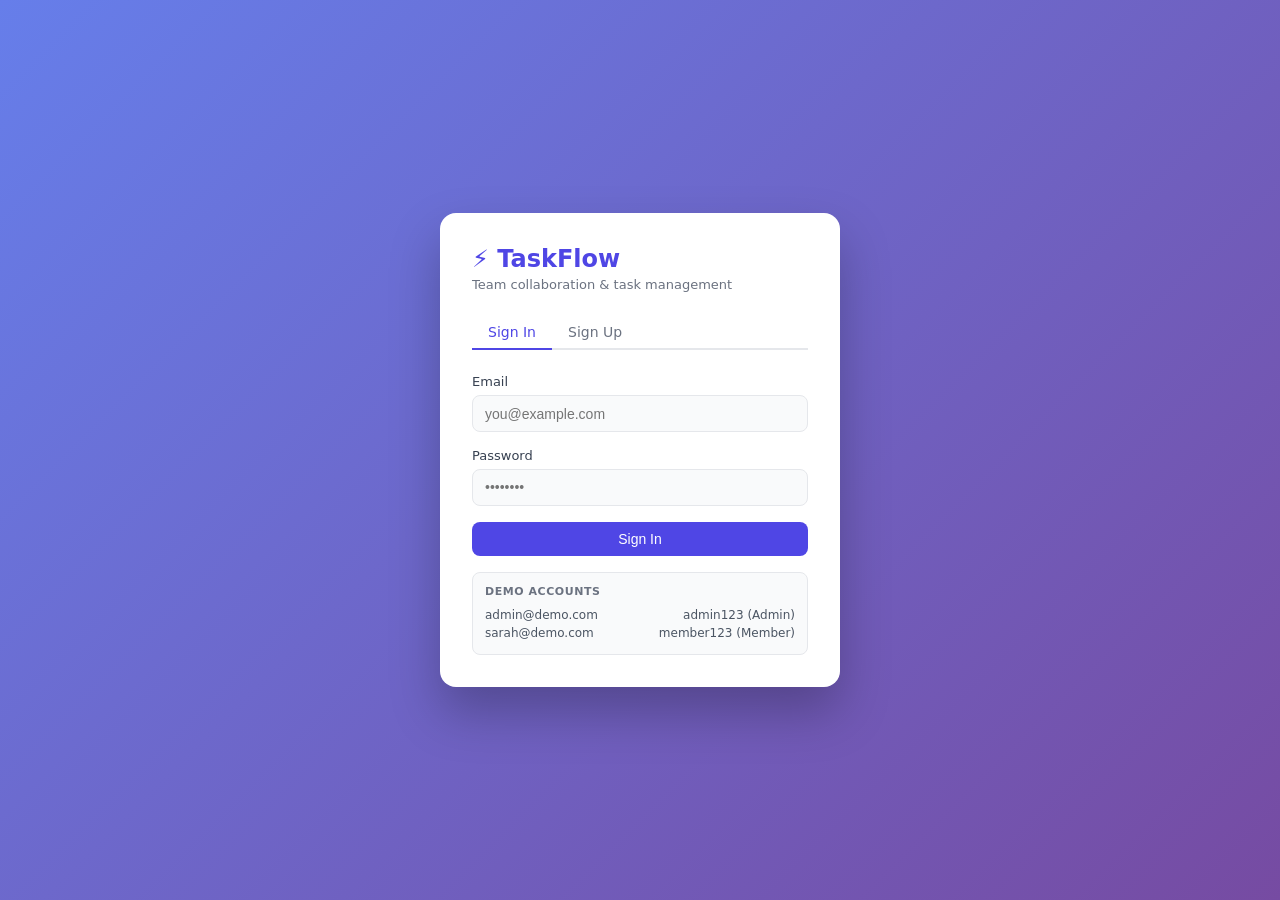
<file: team_task_manager_fullstack.html>
<!DOCTYPE html>
<html lang="en">
<head>
<meta charset="UTF-8">
<meta name="viewport" content="width=device-width, initial-scale=1.0">
<title>TaskFlow — Team Task Manager</title>
<style>
  :root {
    --primary: #4F46E5;
    --primary-light: #EEF2FF;
    --primary-dark: #3730A3;
    --success: #10B981;
    --success-light: #ECFDF5;
    --warning: #F59E0B;
    --warning-light: #FFFBEB;
    --danger: #EF4444;
    --danger-light: #FEF2F2;
    --gray-50: #F9FAFB;
    --gray-100: #F3F4F6;
    --gray-200: #E5E7EB;
    --gray-300: #D1D5DB;
    --gray-400: #9CA3AF;
    --gray-500: #6B7280;
    --gray-600: #4B5563;
    --gray-700: #374151;
    --gray-800: #1F2937;
    --gray-900: #111827;
    --font: 'Segoe UI', system-ui, sans-serif;
    --radius: 8px;
    --radius-lg: 12px;
    --shadow: 0 1px 3px rgba(0,0,0,0.1), 0 1px 2px rgba(0,0,0,0.06);
    --shadow-md: 0 4px 6px -1px rgba(0,0,0,0.1), 0 2px 4px -1px rgba(0,0,0,0.06);
  }
  * { box-sizing: border-box; margin: 0; padding: 0; }
  body { font-family: var(--font); background: var(--gray-50); color: var(--gray-800); font-size: 14px; }
  
  /* Layout */
  .app { display: flex; height: 100vh; overflow: hidden; }
  .sidebar { width: 240px; background: var(--gray-900); color: white; display: flex; flex-direction: column; flex-shrink: 0; }
  .main { flex: 1; overflow-y: auto; }
  
  /* Auth Screen */
  .auth-screen { min-height: 100vh; display: flex; align-items: center; justify-content: center; background: linear-gradient(135deg, #667eea 0%, #764ba2 100%); }
  .auth-card { background: white; border-radius: 16px; padding: 2rem; width: 400px; box-shadow: 0 25px 50px rgba(0,0,0,0.25); }
  .auth-logo { font-size: 1.5rem; font-weight: 700; color: var(--primary); margin-bottom: 0.25rem; }
  .auth-sub { color: var(--gray-500); font-size: 13px; margin-bottom: 1.5rem; }
  .auth-tabs { display: flex; border-bottom: 2px solid var(--gray-200); margin-bottom: 1.5rem; }
  .auth-tab { padding: 0.5rem 1rem; cursor: pointer; font-weight: 500; color: var(--gray-500); border-bottom: 2px solid transparent; margin-bottom: -2px; transition: all 0.15s; }
  .auth-tab.active { color: var(--primary); border-color: var(--primary); }
  .form-group { margin-bottom: 1rem; }
  .form-label { display: block; font-size: 13px; font-weight: 500; color: var(--gray-700); margin-bottom: 0.35rem; }
  .form-input { width: 100%; padding: 0.6rem 0.75rem; border: 1.5px solid var(--gray-200); border-radius: var(--radius); font-size: 14px; outline: none; transition: border 0.15s; background: var(--gray-50); }
  .form-input:focus { border-color: var(--primary); background: white; }
  .form-select { width: 100%; padding: 0.6rem 0.75rem; border: 1.5px solid var(--gray-200); border-radius: var(--radius); font-size: 14px; outline: none; background: var(--gray-50); cursor: pointer; }
  .btn { display: inline-flex; align-items: center; gap: 6px; padding: 0.55rem 1rem; border-radius: var(--radius); font-size: 14px; font-weight: 500; cursor: pointer; border: none; transition: all 0.15s; }
  .btn-primary { background: var(--primary); color: white; }
  .btn-primary:hover { background: var(--primary-dark); }
  .btn-full { width: 100%; justify-content: center; }
  .btn-outline { background: white; border: 1.5px solid var(--gray-200); color: var(--gray-700); }
  .btn-outline:hover { border-color: var(--gray-400); background: var(--gray-50); }
  .btn-danger { background: var(--danger); color: white; }
  .btn-sm { padding: 0.35rem 0.65rem; font-size: 12px; }
  .btn-ghost { background: transparent; color: var(--gray-600); }
  .btn-ghost:hover { background: rgba(255,255,255,0.1); color: white; }
  .demo-users { margin-top: 1rem; padding: 0.75rem; background: var(--gray-50); border-radius: var(--radius); border: 1px solid var(--gray-200); }
  .demo-title { font-size: 11px; font-weight: 600; color: var(--gray-500); text-transform: uppercase; letter-spacing: 0.05em; margin-bottom: 0.5rem; }
  .demo-row { display: flex; justify-content: space-between; font-size: 12px; color: var(--gray-600); padding: 2px 0; }
  
  /* Sidebar */
  .sidebar-header { padding: 1.25rem 1rem; border-bottom: 1px solid rgba(255,255,255,0.1); }
  .logo { font-size: 1.1rem; font-weight: 700; color: white; display: flex; align-items: center; gap: 8px; }
  .logo-icon { width: 28px; height: 28px; background: var(--primary); border-radius: 6px; display: flex; align-items: center; justify-content: center; font-size: 14px; }
  .nav-section { padding: 0.75rem 0.75rem 0.25rem; font-size: 10px; font-weight: 600; color: rgba(255,255,255,0.4); text-transform: uppercase; letter-spacing: 0.08em; }
  .nav-item { display: flex; align-items: center; gap: 10px; padding: 0.5rem 0.75rem; margin: 1px 0.5rem; border-radius: 6px; cursor: pointer; color: rgba(255,255,255,0.7); font-size: 13px; transition: all 0.15s; }
  .nav-item:hover { background: rgba(255,255,255,0.1); color: white; }
  .nav-item.active { background: var(--primary); color: white; }
  .nav-icon { width: 16px; text-align: center; font-size: 14px; }
  .sidebar-footer { margin-top: auto; padding: 0.75rem; border-top: 1px solid rgba(255,255,255,0.1); }
  .user-chip { display: flex; align-items: center; gap: 8px; padding: 0.5rem; border-radius: var(--radius); cursor: pointer; transition: background 0.15s; }
  .user-chip:hover { background: rgba(255,255,255,0.1); }
  .avatar { width: 30px; height: 30px; border-radius: 50%; display: flex; align-items: center; justify-content: center; font-size: 11px; font-weight: 600; flex-shrink: 0; }
  .avatar-sm { width: 24px; height: 24px; font-size: 9px; }
  .avatar-lg { width: 36px; height: 36px; font-size: 13px; }
  .user-info { flex: 1; min-width: 0; }
  .user-name { font-size: 13px; font-weight: 500; color: white; white-space: nowrap; overflow: hidden; text-overflow: ellipsis; }
  .user-role { font-size: 11px; color: rgba(255,255,255,0.5); }
  
  /* Header */
  .page-header { padding: 1.25rem 1.5rem; border-bottom: 1px solid var(--gray-200); background: white; display: flex; align-items: center; justify-content: space-between; position: sticky; top: 0; z-index: 10; }
  .page-title { font-size: 1.1rem; font-weight: 600; color: var(--gray-900); }
  .page-sub { font-size: 13px; color: var(--gray-500); margin-top: 1px; }
  .header-actions { display: flex; gap: 8px; align-items: center; }
  
  /* Content */
  .page-content { padding: 1.5rem; }
  
  /* Cards */
  .card { background: white; border: 1px solid var(--gray-200); border-radius: var(--radius-lg); padding: 1.25rem; box-shadow: var(--shadow); }
  .card-sm { padding: 1rem; }
  
  /* Stats Grid */
  .stats-grid { display: grid; grid-template-columns: repeat(4, 1fr); gap: 1rem; margin-bottom: 1.5rem; }
  .stat-card { background: white; border: 1px solid var(--gray-200); border-radius: var(--radius-lg); padding: 1.1rem 1.25rem; }
  .stat-label { font-size: 12px; color: var(--gray-500); font-weight: 500; margin-bottom: 0.35rem; }
  .stat-value { font-size: 1.75rem; font-weight: 700; color: var(--gray-900); line-height: 1; }
  .stat-badge { display: inline-flex; align-items: center; gap: 4px; font-size: 11px; font-weight: 500; margin-top: 0.4rem; padding: 2px 6px; border-radius: 4px; }
  .stat-icon { width: 36px; height: 36px; border-radius: 8px; display: flex; align-items: center; justify-content: center; font-size: 16px; margin-bottom: 0.5rem; }
  
  /* Grid */
  .two-col { display: grid; grid-template-columns: 1fr 1fr; gap: 1rem; }
  .three-col { display: grid; grid-template-columns: repeat(3, 1fr); gap: 1rem; }
  
  /* Section */
  .section-header { display: flex; align-items: center; justify-content: space-between; margin-bottom: 1rem; }
  .section-title { font-size: 15px; font-weight: 600; color: var(--gray-900); }
  
  /* Badge */
  .badge { display: inline-flex; align-items: center; padding: 2px 8px; border-radius: 20px; font-size: 11px; font-weight: 500; }
  .badge-todo { background: var(--gray-100); color: var(--gray-600); }
  .badge-progress { background: #DBEAFE; color: #1D4ED8; }
  .badge-review { background: #FEF3C7; color: #92400E; }
  .badge-done { background: var(--success-light); color: #065F46; }
  .badge-overdue { background: var(--danger-light); color: #991B1B; }
  .badge-admin { background: #F3E8FF; color: #6B21A8; }
  .badge-member { background: var(--primary-light); color: var(--primary-dark); }
  .badge-high { background: var(--danger-light); color: #991B1B; }
  .badge-medium { background: var(--warning-light); color: #78350F; }
  .badge-low { background: var(--success-light); color: #065F46; }
  
  /* Task List */
  .task-item { display: flex; align-items: flex-start; gap: 10px; padding: 0.75rem; border-radius: var(--radius); border: 1px solid var(--gray-100); margin-bottom: 0.5rem; background: white; transition: border-color 0.15s; cursor: pointer; }
  .task-item:hover { border-color: var(--gray-300); }
  .task-check { width: 16px; height: 16px; border-radius: 50%; border: 2px solid var(--gray-300); flex-shrink: 0; margin-top: 1px; cursor: pointer; display: flex; align-items: center; justify-content: center; transition: all 0.15s; }
  .task-check.done { background: var(--success); border-color: var(--success); color: white; font-size: 9px; }
  .task-body { flex: 1; min-width: 0; }
  .task-title { font-size: 13px; font-weight: 500; color: var(--gray-800); }
  .task-title.done { text-decoration: line-through; color: var(--gray-400); }
  .task-meta { display: flex; gap: 6px; align-items: center; margin-top: 4px; flex-wrap: wrap; }
  .task-actions { display: flex; gap: 4px; opacity: 0; transition: opacity 0.15s; }
  .task-item:hover .task-actions { opacity: 1; }
  
  /* Project Card */
  .project-card { background: white; border: 1px solid var(--gray-200); border-radius: var(--radius-lg); padding: 1.25rem; transition: all 0.15s; cursor: pointer; }
  .project-card:hover { border-color: var(--primary); box-shadow: var(--shadow-md); transform: translateY(-1px); }
  .project-color { width: 10px; height: 10px; border-radius: 50%; flex-shrink: 0; }
  .progress-bar { height: 4px; background: var(--gray-100); border-radius: 2px; overflow: hidden; margin-top: 0.75rem; }
  .progress-fill { height: 100%; border-radius: 2px; transition: width 0.3s; }
  .project-meta { display: flex; justify-content: space-between; align-items: center; margin-top: 0.75rem; font-size: 12px; color: var(--gray-500); }
  .member-stack { display: flex; }
  .member-stack .avatar { border: 2px solid white; margin-left: -6px; }
  .member-stack .avatar:first-child { margin-left: 0; }
  
  /* Modal */
  .modal-overlay { position: fixed; inset: 0; background: rgba(0,0,0,0.5); display: flex; align-items: center; justify-content: center; z-index: 100; }
  .modal { background: white; border-radius: var(--radius-lg); padding: 1.5rem; width: 480px; max-width: 95vw; box-shadow: 0 20px 60px rgba(0,0,0,0.3); }
  .modal-header { display: flex; align-items: center; justify-content: space-between; margin-bottom: 1.25rem; }
  .modal-title { font-size: 16px; font-weight: 600; color: var(--gray-900); }
  .modal-close { width: 28px; height: 28px; border-radius: 6px; border: none; background: var(--gray-100); cursor: pointer; display: flex; align-items: center; justify-content: center; font-size: 16px; color: var(--gray-500); }
  .modal-close:hover { background: var(--gray-200); }
  .modal-footer { display: flex; gap: 8px; justify-content: flex-end; margin-top: 1.25rem; border-top: 1px solid var(--gray-100); padding-top: 1rem; }
  
  /* Members Table */
  .table { width: 100%; border-collapse: collapse; }
  .table th { text-align: left; font-size: 11px; font-weight: 600; color: var(--gray-500); text-transform: uppercase; letter-spacing: 0.05em; padding: 0.5rem 0.75rem; border-bottom: 1px solid var(--gray-200); }
  .table td { padding: 0.65rem 0.75rem; border-bottom: 1px solid var(--gray-100); font-size: 13px; color: var(--gray-700); vertical-align: middle; }
  .table tr:last-child td { border-bottom: none; }
  .table tr:hover td { background: var(--gray-50); }
  
  /* Empty State */
  .empty { text-align: center; padding: 3rem 1rem; color: var(--gray-400); }
  .empty-icon { font-size: 2.5rem; margin-bottom: 0.75rem; }
  .empty-text { font-size: 14px; }
  
  /* Alert */
  .alert { padding: 0.65rem 0.85rem; border-radius: var(--radius); font-size: 13px; margin-bottom: 1rem; }
  .alert-error { background: var(--danger-light); color: #991B1B; border: 1px solid #FECACA; }
  .alert-success { background: var(--success-light); color: #065F46; border: 1px solid #A7F3D0; }
  
  /* Filter Bar */
  .filter-bar { display: flex; gap: 8px; margin-bottom: 1rem; flex-wrap: wrap; }
  .filter-btn { padding: 0.35rem 0.75rem; border-radius: 20px; font-size: 12px; font-weight: 500; cursor: pointer; border: 1.5px solid var(--gray-200); background: white; color: var(--gray-600); transition: all 0.15s; }
  .filter-btn.active { background: var(--primary); border-color: var(--primary); color: white; }
  .filter-btn:hover:not(.active) { border-color: var(--gray-400); }
  
  /* Kanban */
  .kanban { display: grid; grid-template-columns: repeat(4, 1fr); gap: 1rem; }
  .kanban-col { background: var(--gray-50); border-radius: var(--radius-lg); padding: 0.85rem; border: 1px solid var(--gray-200); }
  .kanban-header { display: flex; align-items: center; justify-content: space-between; margin-bottom: 0.75rem; }
  .kanban-title { font-size: 12px; font-weight: 600; color: var(--gray-600); display: flex; align-items: center; gap: 6px; }
  .kanban-count { background: var(--gray-200); color: var(--gray-600); border-radius: 10px; padding: 1px 7px; font-size: 11px; }
  .kanban-card { background: white; border: 1px solid var(--gray-200); border-radius: var(--radius); padding: 0.75rem; margin-bottom: 0.5rem; cursor: pointer; transition: all 0.15s; }
  .kanban-card:hover { border-color: var(--primary); box-shadow: var(--shadow); }
  .kanban-card-title { font-size: 13px; font-weight: 500; color: var(--gray-800); margin-bottom: 0.4rem; }
  .kanban-card-footer { display: flex; align-items: center; justify-content: space-between; margin-top: 0.5rem; }
  
  /* Input search */
  .search-input { padding: 0.5rem 0.75rem; border: 1.5px solid var(--gray-200); border-radius: var(--radius); font-size: 13px; outline: none; background: var(--gray-50); width: 200px; }
  .search-input:focus { border-color: var(--primary); background: white; }
  
  /* Overdue highlight */
  .overdue-row { background: #FFF5F5; }
  
  /* Tooltip */
  .tooltip { position: relative; }
  .tooltip:hover::after { content: attr(data-tip); position: absolute; bottom: calc(100% + 6px); left: 50%; transform: translateX(-50%); background: var(--gray-900); color: white; font-size: 11px; padding: 4px 8px; border-radius: 4px; white-space: nowrap; pointer-events: none; z-index: 999; }

  /* Dot indicators */
  .dot { width: 8px; height: 8px; border-radius: 50%; display: inline-block; flex-shrink: 0; }
  .dot-todo { background: var(--gray-400); }
  .dot-progress { background: #3B82F6; }
  .dot-review { background: var(--warning); }
  .dot-done { background: var(--success); }
  
  /* Scrollbar */
  ::-webkit-scrollbar { width: 5px; height: 5px; }
  ::-webkit-scrollbar-track { background: transparent; }
  ::-webkit-scrollbar-thumb { background: var(--gray-300); border-radius: 10px; }
</style>
</head>
<body>
<div id="root"></div>

<script>
// ========== DATA STORE ==========
const COLORS = ['#6366F1','#10B981','#F59E0B','#EF4444','#8B5CF6','#EC4899','#0EA5E9','#14B8A6'];

let store = {
  users: [
    {id:'u1', name:'Alex Johnson', email:'admin@demo.com', password:'admin123', role:'admin', avatar:'AJ', color:'#6366F1'},
    {id:'u2', name:'Sarah Chen', email:'sarah@demo.com', password:'member123', role:'member', avatar:'SC', color:'#10B981'},
    {id:'u3', name:'Mike Davis', email:'mike@demo.com', password:'member123', role:'member', avatar:'MD', color:'#F59E0B'},
    {id:'u4', name:'Priya Sharma', email:'priya@demo.com', password:'member123', role:'member', avatar:'PS', color:'#8B5CF6'},
  ],
  projects: [
    {id:'p1', name:'Website Redesign', description:'Complete overhaul of marketing site', color:'#6366F1', members:['u1','u2','u3'], createdBy:'u1', createdAt:'2024-01-15'},
    {id:'p2', name:'Mobile App v2', description:'Feature update for iOS & Android', color:'#10B981', members:['u1','u3','u4'], createdBy:'u1', createdAt:'2024-01-20'},
    {id:'p3', name:'API Integration', description:'Third-party payment gateway integration', color:'#F59E0B', members:['u2','u4'], createdBy:'u1', createdAt:'2024-02-01'},
  ],
  tasks: [
    {id:'t1', title:'Design system audit', projectId:'p1', assigneeId:'u2', status:'done', priority:'high', dueDate:'2024-02-10', createdBy:'u1', description:'Audit all existing components'},
    {id:'t2', title:'Homepage wireframes', projectId:'p1', assigneeId:'u3', status:'progress', priority:'high', dueDate:'2024-02-20', createdBy:'u1', description:'Create wireframes for new homepage'},
    {id:'t3', title:'Component library setup', projectId:'p1', assigneeId:'u2', status:'todo', priority:'medium', dueDate:'2024-03-01', createdBy:'u1', description:''},
    {id:'t4', title:'User authentication flow', projectId:'p2', assigneeId:'u3', status:'done', priority:'high', dueDate:'2024-02-05', createdBy:'u1', description:''},
    {id:'t5', title:'Push notifications', projectId:'p2', assigneeId:'u4', status:'progress', priority:'medium', dueDate:'2024-02-25', createdBy:'u1', description:''},
    {id:'t6', title:'Stripe API setup', projectId:'p3', assigneeId:'u4', status:'todo', priority:'high', dueDate:'2024-01-30', createdBy:'u1', description:''},
    {id:'t7', title:'Webhook handlers', projectId:'p3', assigneeId:'u2', status:'review', priority:'medium', dueDate:'2024-02-15', createdBy:'u1', description:''},
    {id:'t8', title:'Error handling & logging', projectId:'p2', assigneeId:'u3', status:'todo', priority:'low', dueDate:'2024-03-10', createdBy:'u1', description:''},
  ],
  currentUser: null,
};

// ========== UTILITIES ==========
function isOverdue(task) {
  if (task.status === 'done') return false;
  return task.dueDate && new Date(task.dueDate) < new Date();
}
function getUser(id) { return store.users.find(u => u.id === id); }
function getProject(id) { return store.projects.find(p => p.id === id); }
function getTasksForProject(pid) { return store.tasks.filter(t => t.projectId === pid); }
function getProjectProgress(pid) {
  const tasks = getTasksForProject(pid);
  if (!tasks.length) return 0;
  return Math.round((tasks.filter(t => t.status === 'done').length / tasks.length) * 100);
}
function canEdit() { return store.currentUser && store.currentUser.role === 'admin'; }
function genId() { return 'id' + Math.random().toString(36).substr(2,9); }

// ========== STATE ==========
let state = {
  view: 'auth',
  authTab: 'login',
  loginEmail: '',
  loginPassword: '',
  loginError: '',
  signupName: '',
  signupEmail: '',
  signupPassword: '',
  signupRole: 'member',
  signupError: '',
  signupSuccess: '',
  activeNav: 'dashboard',
  taskFilter: 'all',
  taskView: 'list',
  selectedProject: null,
  showModal: null,
  modalData: {},
  searchQ: '',
};

// ========== RENDER ENGINE ==========
function render() {
  const root = document.getElementById('root');
  if (state.view === 'auth') { root.innerHTML = renderAuth(); bindAuth(); return; }
  root.innerHTML = renderApp();
  bindApp();
}

// ========== AUTH VIEWS ==========
function renderAuth() {
  const isLogin = state.authTab === 'login';
  return `
<div class="auth-screen">
  <div class="auth-card">
    <div class="auth-logo">⚡ TaskFlow</div>
    <div class="auth-sub">Team collaboration & task management</div>
    <div class="auth-tabs">
      <div class="auth-tab ${isLogin?'active':''}" onclick="switchTab('login')">Sign In</div>
      <div class="auth-tab ${!isLogin?'active':''}" onclick="switchTab('signup')">Sign Up</div>
    </div>
    ${isLogin ? renderLogin() : renderSignup()}
    <div class="demo-users">
      <div class="demo-title">Demo Accounts</div>
      <div class="demo-row"><span>admin@demo.com</span><span>admin123 (Admin)</span></div>
      <div class="demo-row"><span>sarah@demo.com</span><span>member123 (Member)</span></div>
    </div>
  </div>
</div>`;
}

function renderLogin() {
  return `
    ${state.loginError ? `<div class="alert alert-error">${state.loginError}</div>` : ''}
    <div class="form-group">
      <label class="form-label">Email</label>
      <input class="form-input" type="email" id="loginEmail" value="${state.loginEmail}" placeholder="you@example.com">
    </div>
    <div class="form-group">
      <label class="form-label">Password</label>
      <input class="form-input" type="password" id="loginPassword" value="${state.loginPassword}" placeholder="••••••••">
    </div>
    <button class="btn btn-primary btn-full" onclick="doLogin()">Sign In</button>`;
}

function renderSignup() {
  return `
    ${state.signupError ? `<div class="alert alert-error">${state.signupError}</div>` : ''}
    ${state.signupSuccess ? `<div class="alert alert-success">${state.signupSuccess}</div>` : ''}
    <div class="form-group">
      <label class="form-label">Full Name</label>
      <input class="form-input" id="signupName" value="${state.signupName}" placeholder="Jane Smith">
    </div>
    <div class="form-group">
      <label class="form-label">Email</label>
      <input class="form-input" type="email" id="signupEmail" value="${state.signupEmail}" placeholder="you@example.com">
    </div>
    <div class="form-group">
      <label class="form-label">Password</label>
      <input class="form-input" type="password" id="signupPassword" placeholder="Min 6 characters">
    </div>
    <div class="form-group">
      <label class="form-label">Role</label>
      <select class="form-select" id="signupRole">
        <option value="member" ${state.signupRole==='member'?'selected':''}>Member</option>
        <option value="admin" ${state.signupRole==='admin'?'selected':''}>Admin</option>
      </select>
    </div>
    <button class="btn btn-primary btn-full" onclick="doSignup()">Create Account</button>`;
}

function bindAuth() {
  document.addEventListener('keydown', e => {
    if (e.key === 'Enter') {
      if (state.authTab === 'login') doLogin();
      else doSignup();
    }
  }, {once: true});
}

window.switchTab = t => { state.authTab = t; state.loginError = ''; state.signupError = ''; state.signupSuccess = ''; render(); }

window.doLogin = () => {
  const email = document.getElementById('loginEmail').value.trim();
  const pwd = document.getElementById('loginPassword').value;
  const user = store.users.find(u => u.email === email && u.password === pwd);
  if (!user) { state.loginError = 'Invalid email or password.'; render(); return; }
  store.currentUser = user;
  state.view = 'app';
  state.activeNav = 'dashboard';
  render();
};

window.doSignup = () => {
  const name = document.getElementById('signupName').value.trim();
  const email = document.getElementById('signupEmail').value.trim();
  const pwd = document.getElementById('signupPassword').value;
  const role = document.getElementById('signupRole').value;
  if (!name || !email || !pwd) { state.signupError = 'All fields are required.'; render(); return; }
  if (pwd.length < 6) { state.signupError = 'Password must be at least 6 characters.'; render(); return; }
  if (store.users.find(u => u.email === email)) { state.signupError = 'Email already registered.'; render(); return; }
  const initials = name.split(' ').map(w=>w[0]).join('').toUpperCase().substr(0,2);
  const newUser = {id:genId(), name, email, password:pwd, role, avatar:initials, color:COLORS[Math.floor(Math.random()*COLORS.length)]};
  store.users.push(newUser);
  state.signupSuccess = 'Account created! You can now sign in.';
  state.signupError = '';
  state.signupName = ''; state.signupEmail = ''; state.signupPassword = '';
  setTimeout(() => { state.authTab = 'login'; state.signupSuccess = ''; render(); }, 1500);
  render();
};

// ========== APP SHELL ==========
function renderApp() {
  const u = store.currentUser;
  const navItems = [
    {id:'dashboard', icon:'⊞', label:'Dashboard'},
    {id:'tasks', icon:'✓', label:'My Tasks'},
    {id:'projects', icon:'⬡', label:'Projects'},
    ...(u.role === 'admin' ? [{id:'members', icon:'⊕', label:'Team Members'}] : []),
    {id:'settings', icon:'⚙', label:'Settings'},
  ];
  return `
<div class="app">
  <div class="sidebar">
    <div class="sidebar-header">
      <div class="logo"><div class="logo-icon">⚡</div>TaskFlow</div>
    </div>
    <div class="nav-section">Main</div>
    ${navItems.map(n => `
      <div class="nav-item ${state.activeNav===n.id?'active':''}" onclick="nav('${n.id}')">
        <span class="nav-icon">${n.icon}</span>${n.label}
      </div>`).join('')}
    <div class="nav-section" style="margin-top:1rem">Projects</div>
    ${store.projects.filter(p => p.members.includes(u.id) || u.role==='admin').map(p => `
      <div class="nav-item ${state.selectedProject===p.id && state.activeNav==='projectDetail'?'active':''}" onclick="openProject('${p.id}')">
        <span style="width:8px;height:8px;border-radius:50%;background:${p.color};flex-shrink:0"></span>
        <span style="overflow:hidden;text-overflow:ellipsis;white-space:nowrap">${p.name}</span>
      </div>`).join('')}
    <div class="sidebar-footer">
      <div class="user-chip">
        <div class="avatar" style="background:${u.color}20;color:${u.color}">${u.avatar}</div>
        <div class="user-info">
          <div class="user-name">${u.name}</div>
          <div class="user-role">${u.role}</div>
        </div>
        <button class="btn btn-ghost btn-sm" style="padding:4px;font-size:12px" onclick="doLogout()">↪</button>
      </div>
    </div>
  </div>
  <div class="main">
    ${renderPageContent()}
  </div>
</div>
${state.showModal ? renderModal() : ''}`;
}

window.nav = id => { state.activeNav = id; state.selectedProject = null; render(); };
window.openProject = id => { state.selectedProject = id; state.activeNav = 'projectDetail'; render(); };
window.doLogout = () => { store.currentUser = null; state.view = 'auth'; state.loginEmail=''; state.loginPassword=''; render(); };

function renderPageContent() {
  switch(state.activeNav) {
    case 'dashboard': return renderDashboard();
    case 'tasks': return renderMyTasks();
    case 'projects': return renderProjects();
    case 'projectDetail': return renderProjectDetail();
    case 'members': return renderMembers();
    case 'settings': return renderSettings();
    default: return renderDashboard();
  }
}

// ========== DASHBOARD ==========
function renderDashboard() {
  const u = store.currentUser;
  const myTasks = u.role==='admin' ? store.tasks : store.tasks.filter(t => t.assigneeId===u.id);
  const total = myTasks.length;
  const done = myTasks.filter(t=>t.status==='done').length;
  const inProgress = myTasks.filter(t=>t.status==='progress').length;
  const overdue = myTasks.filter(isOverdue).length;
  const myProjects = u.role==='admin' ? store.projects : store.projects.filter(p=>p.members.includes(u.id));
  const recentTasks = myTasks.slice(-5).reverse();
  return `
<div class="page-header">
  <div>
    <div class="page-title">Good morning, ${u.name.split(' ')[0]} 👋</div>
    <div class="page-sub">Here's what's happening across your workspace</div>
  </div>
  ${canEdit() ? `<button class="btn btn-primary" onclick="showModal('newTask')">+ New Task</button>` : ''}
</div>
<div class="page-content">
  <div class="stats-grid">
    <div class="stat-card">
      <div class="stat-icon" style="background:#EEF2FF">📋</div>
      <div class="stat-label">Total Tasks</div>
      <div class="stat-value">${total}</div>
      <div class="stat-badge" style="background:#EEF2FF;color:var(--primary)">${inProgress} in progress</div>
    </div>
    <div class="stat-card">
      <div class="stat-icon" style="background:var(--success-light)">✅</div>
      <div class="stat-label">Completed</div>
      <div class="stat-value">${done}</div>
      <div class="stat-badge" style="background:var(--success-light);color:#065F46">${total?Math.round(done/total*100):0}% rate</div>
    </div>
    <div class="stat-card">
      <div class="stat-icon" style="background:#DBEAFE">⚡</div>
      <div class="stat-label">In Progress</div>
      <div class="stat-value">${inProgress}</div>
      <div class="stat-badge" style="background:#DBEAFE;color:#1D4ED8">${myTasks.filter(t=>t.status==='review').length} in review</div>
    </div>
    <div class="stat-card">
      <div class="stat-icon" style="background:var(--danger-light)">⚠</div>
      <div class="stat-label">Overdue</div>
      <div class="stat-value" style="color:${overdue?'var(--danger)':'inherit'}">${overdue}</div>
      <div class="stat-badge" style="background:var(--danger-light);color:#991B1B">${overdue ? 'Needs attention' : 'All on track'}</div>
    </div>
  </div>
  <div class="two-col" style="gap:1.25rem">
    <div>
      <div class="section-header">
        <span class="section-title">Recent Tasks</span>
        <button class="btn btn-outline btn-sm" onclick="nav('tasks')">View all →</button>
      </div>
      ${recentTasks.length ? recentTasks.map(t => renderTaskItem(t, true)).join('') : '<div class="empty"><div class="empty-icon">📭</div><div class="empty-text">No tasks yet</div></div>'}
    </div>
    <div>
      <div class="section-header">
        <span class="section-title">Active Projects</span>
        <button class="btn btn-outline btn-sm" onclick="nav('projects')">View all →</button>
      </div>
      ${myProjects.map(p => {
        const prog = getProjectProgress(p.id);
        const members = p.members.slice(0,3).map(uid => getUser(uid));
        return `<div class="project-card" style="margin-bottom:0.75rem" onclick="openProject('${p.id}')">
          <div style="display:flex;align-items:center;gap:8px;margin-bottom:0.5rem">
            <div class="project-color" style="background:${p.color}"></div>
            <div style="font-size:14px;font-weight:600;color:var(--gray-800)">${p.name}</div>
          </div>
          <div style="font-size:12px;color:var(--gray-500)">${p.description}</div>
          <div class="progress-bar"><div class="progress-fill" style="width:${prog}%;background:${p.color}"></div></div>
          <div class="project-meta">
            <span>${prog}% complete</span>
            <div class="member-stack">${members.map(m=>`<div class="avatar avatar-sm" style="background:${m.color}20;color:${m.color}">${m.avatar}</div>`).join('')}</div>
          </div>
        </div>`;
      }).join('')}
    </div>
  </div>
</div>`;
}

// ========== MY TASKS ==========
function renderMyTasks() {
  const u = store.currentUser;
  let tasks = u.role==='admin' ? store.tasks : store.tasks.filter(t=>t.assigneeId===u.id);
  const filter = state.taskFilter;
  if (filter !== 'all') tasks = tasks.filter(t => filter === 'overdue' ? isOverdue(t) : t.status === filter);
  if (state.searchQ) tasks = tasks.filter(t => t.title.toLowerCase().includes(state.searchQ.toLowerCase()));
  const counts = {all:store.tasks.length, todo:store.tasks.filter(t=>t.status==='todo').length, progress:store.tasks.filter(t=>t.status==='progress').length, review:store.tasks.filter(t=>t.status==='review').length, done:store.tasks.filter(t=>t.status==='done').length, overdue:store.tasks.filter(isOverdue).length};
  return `
<div class="page-header">
  <div>
    <div class="page-title">${u.role==='admin'?'All Tasks':'My Tasks'}</div>
    <div class="page-sub">${tasks.length} tasks found</div>
  </div>
  <div class="header-actions">
    <input class="search-input" placeholder="Search tasks..." value="${state.searchQ}" oninput="searchTasks(this.value)">
    ${canEdit() ? `<button class="btn btn-primary" onclick="showModal('newTask')">+ New Task</button>` : ''}
  </div>
</div>
<div class="page-content">
  <div class="filter-bar">
    ${[['all','All',counts.all],['todo','To Do',counts.todo],['progress','In Progress',counts.progress],['review','Review',counts.review],['done','Done',counts.done],['overdue','Overdue',counts.overdue]].map(([k,l,c])=>`
      <button class="filter-btn ${filter===k?'active':''}" onclick="setFilter('${k}')">${l} <span style="opacity:0.7">${c}</span></button>`).join('')}
  </div>
  ${tasks.length ? tasks.map(t => renderTaskItem(t, false)).join('') : '<div class="empty"><div class="empty-icon">🎉</div><div class="empty-text">No tasks match this filter</div></div>'}
</div>`;
}

function renderTaskItem(task, compact) {
  const assignee = getUser(task.assigneeId);
  const project = getProject(task.projectId);
  const overdue = isOverdue(task);
  return `<div class="task-item ${overdue?'overdue-row':''}" onclick="showModal('taskDetail','${task.id}')">
    <div class="task-check ${task.status==='done'?'done':''}" onclick="event.stopPropagation();toggleTask('${task.id}')">
      ${task.status==='done'?'✓':''}
    </div>
    <div class="task-body">
      <div class="task-title ${task.status==='done'?'done':''}">${task.title}</div>
      <div class="task-meta">
        ${project ? `<span style="font-size:11px;color:${project.color};background:${project.color}18;padding:1px 6px;border-radius:3px">${project.name}</span>` : ''}
        <span class="badge badge-${task.priority}">${task.priority}</span>
        ${!compact ? `<span class="badge badge-${task.status}">${{todo:'To Do',progress:'In Progress',review:'Review',done:'Done'}[task.status]}</span>` : ''}
        ${task.dueDate ? `<span style="font-size:11px;color:${overdue?'var(--danger)':'var(--gray-400)'}">${overdue?'⚠ ':''}${task.dueDate}</span>` : ''}
      </div>
    </div>
    ${assignee ? `<div class="avatar avatar-sm tooltip" data-tip="${assignee.name}" style="background:${assignee.color}20;color:${assignee.color}">${assignee.avatar}</div>` : ''}
    ${canEdit() ? `<div class="task-actions">
      <button class="btn btn-outline btn-sm" onclick="event.stopPropagation();showModal('editTask','${task.id}')">✎</button>
      <button class="btn btn-outline btn-sm" style="color:var(--danger)" onclick="event.stopPropagation();deleteTask('${task.id}')">✕</button>
    </div>` : ''}
  </div>`;
}

window.setFilter = f => { state.taskFilter = f; render(); };
window.searchTasks = q => { state.searchQ = q; render(); };
window.toggleTask = id => {
  const t = store.tasks.find(t=>t.id===id);
  if (t) t.status = t.status==='done' ? 'todo' : 'done';
  render();
};
window.deleteTask = id => {
  if (!canEdit()) return;
  store.tasks = store.tasks.filter(t=>t.id!==id);
  render();
};

// ========== PROJECTS ==========
function renderProjects() {
  const u = store.currentUser;
  const projects = u.role==='admin' ? store.projects : store.projects.filter(p=>p.members.includes(u.id));
  return `
<div class="page-header">
  <div>
    <div class="page-title">Projects</div>
    <div class="page-sub">${projects.length} projects total</div>
  </div>
  ${canEdit() ? `<button class="btn btn-primary" onclick="showModal('newProject')">+ New Project</button>` : ''}
</div>
<div class="page-content">
  <div class="three-col">
    ${projects.map(p => {
      const prog = getProjectProgress(p.id);
      const tasks = getTasksForProject(p.id);
      const members = p.members.slice(0,4).map(uid=>getUser(uid));
      return `<div class="project-card" onclick="openProject('${p.id}')">
        <div style="display:flex;align-items:center;justify-content:space-between;margin-bottom:0.5rem">
          <div style="display:flex;align-items:center;gap:8px">
            <div class="project-color" style="background:${p.color};width:12px;height:12px"></div>
            <div style="font-size:14px;font-weight:600">${p.name}</div>
          </div>
          ${canEdit() ? `<button class="btn btn-outline btn-sm" onclick="event.stopPropagation();showModal('editProject','${p.id}')">✎</button>` : ''}
        </div>
        <div style="font-size:12px;color:var(--gray-500);margin-bottom:0.75rem">${p.description||'No description'}</div>
        <div style="display:flex;gap:0.75rem;font-size:12px;color:var(--gray-600);margin-bottom:0.5rem">
          <span>📋 ${tasks.length} tasks</span>
          <span>✅ ${tasks.filter(t=>t.status==='done').length} done</span>
          <span>⚠ ${tasks.filter(isOverdue).length} overdue</span>
        </div>
        <div class="progress-bar"><div class="progress-fill" style="width:${prog}%;background:${p.color}"></div></div>
        <div class="project-meta">
          <span style="font-size:12px;color:var(--gray-500)">${prog}% complete</span>
          <div class="member-stack">${members.map(m=>`<div class="avatar avatar-sm" style="background:${m.color}20;color:${m.color}">${m.avatar}</div>`).join('')}</div>
        </div>
      </div>`;
    }).join('')}
    ${canEdit() ? `<div class="project-card" style="border-style:dashed;display:flex;align-items:center;justify-content:center;gap:8px;color:var(--gray-400);min-height:160px" onclick="showModal('newProject')">
      <span style="font-size:1.5rem">+</span><span>New Project</span>
    </div>` : ''}
  </div>
</div>`;
}

// ========== PROJECT DETAIL ==========
function renderProjectDetail() {
  const p = getProject(state.selectedProject);
  if (!p) return '<div class="page-content">Project not found</div>';
  const tasks = getTasksForProject(p.id);
  const statuses = ['todo','progress','review','done'];
  const statusLabels = {todo:'To Do',progress:'In Progress',review:'Review',done:'Done'};
  return `
<div class="page-header">
  <div style="display:flex;align-items:center;gap:10px">
    <div class="project-color" style="background:${p.color};width:14px;height:14px"></div>
    <div>
      <div class="page-title">${p.name}</div>
      <div class="page-sub">${p.description}</div>
    </div>
  </div>
  <div class="header-actions">
    ${canEdit() ? `<button class="btn btn-outline" onclick="showModal('editProject','${p.id}')">Edit Project</button>` : ''}
    <button class="btn btn-primary" onclick="showModal('newTask','${p.id}')">+ Add Task</button>
  </div>
</div>
<div class="page-content">
  <div class="stats-grid" style="grid-template-columns:repeat(4,1fr)">
    ${statuses.map(s => {
      const cnt = tasks.filter(t=>t.status===s).length;
      return `<div class="stat-card"><div class="stat-label">${statusLabels[s]}</div><div class="stat-value">${cnt}</div></div>`;
    }).join('')}
  </div>
  <div class="kanban">
    ${statuses.map(s => {
      const col = tasks.filter(t=>t.status===s);
      return `<div class="kanban-col">
        <div class="kanban-header">
          <div class="kanban-title"><span class="dot dot-${s}"></span>${statusLabels[s]}</div>
          <span class="kanban-count">${col.length}</span>
        </div>
        ${col.map(t => {
          const assignee = getUser(t.assigneeId);
          const overdue = isOverdue(t);
          return `<div class="kanban-card ${overdue?'overdue-row':''}" onclick="showModal('taskDetail','${t.id}')">
            <div class="kanban-card-title">${t.title}</div>
            <div style="display:flex;gap:4px;flex-wrap:wrap"><span class="badge badge-${t.priority}">${t.priority}</span>${overdue?`<span class="badge badge-overdue">overdue</span>`:''}</div>
            <div class="kanban-card-footer">
              ${t.dueDate ? `<span style="font-size:11px;color:${overdue?'var(--danger)':'var(--gray-400)'}">📅 ${t.dueDate}</span>` : '<span></span>'}
              ${assignee ? `<div class="avatar avatar-sm" style="background:${assignee.color}20;color:${assignee.color}">${assignee.avatar}</div>` : ''}
            </div>
            ${canEdit() ? `<div style="display:flex;gap:4px;margin-top:6px">
              ${statuses.filter(ss=>ss!==s).map(ss=>`<button class="btn btn-outline btn-sm" onclick="event.stopPropagation();moveTask('${t.id}','${ss}')" title="Move to ${statusLabels[ss]}" style="font-size:10px;padding:2px 5px">${statusLabels[ss]}</button>`).join('')}
            </div>` : ''}
          </div>`;
        }).join('')}
      </div>`;
    }).join('')}
  </div>
</div>`;
}

window.moveTask = (taskId, status) => {
  const t = store.tasks.find(t=>t.id===taskId);
  if (t) t.status = status;
  render();
};

// ========== MEMBERS ==========
function renderMembers() {
  return `
<div class="page-header">
  <div>
    <div class="page-title">Team Members</div>
    <div class="page-sub">${store.users.length} members in workspace</div>
  </div>
  <button class="btn btn-primary" onclick="showModal('newMember')">+ Invite Member</button>
</div>
<div class="page-content">
  <div class="card" style="padding:0;overflow:hidden">
    <table class="table">
      <thead>
        <tr>
          <th>Member</th><th>Email</th><th>Role</th><th>Tasks</th><th>Completed</th><th>Actions</th>
        </tr>
      </thead>
      <tbody>
        ${store.users.map(u => {
          const tasks = store.tasks.filter(t=>t.assigneeId===u.id);
          const done = tasks.filter(t=>t.status==='done').length;
          return `<tr>
            <td><div style="display:flex;align-items:center;gap:8px">
              <div class="avatar" style="background:${u.color}20;color:${u.color}">${u.avatar}</div>
              <span style="font-weight:500">${u.name}</span>
            </div></td>
            <td style="color:var(--gray-500)">${u.email}</td>
            <td><span class="badge badge-${u.role}">${u.role}</span></td>
            <td>${tasks.length}</td>
            <td>${done} / ${tasks.length}</td>
            <td>
              ${u.id !== store.currentUser.id ? `
                <button class="btn btn-outline btn-sm" onclick="toggleRole('${u.id}')">${u.role==='admin'?'→ Member':'→ Admin'}</button>
                <button class="btn btn-sm" style="color:var(--danger);background:var(--danger-light);margin-left:4px" onclick="removeMember('${u.id}')">Remove</button>
              ` : '<span style="color:var(--gray-400);font-size:12px">You</span>'}
            </td>
          </tr>`;
        }).join('')}
      </tbody>
    </table>
  </div>
</div>`;
}

window.toggleRole = id => {
  const u = store.users.find(u=>u.id===id);
  if (u) u.role = u.role==='admin' ? 'member' : 'admin';
  render();
};
window.removeMember = id => {
  store.users = store.users.filter(u=>u.id!==id);
  store.tasks = store.tasks.map(t => t.assigneeId===id ? {...t, assigneeId:null} : t);
  store.projects = store.projects.map(p => ({...p, members:p.members.filter(m=>m!==id)}));
  render();
};

// ========== SETTINGS ==========
function renderSettings() {
  const u = store.currentUser;
  return `
<div class="page-header">
  <div class="page-title">Settings</div>
</div>
<div class="page-content" style="max-width:560px">
  <div class="card" style="margin-bottom:1rem">
    <div class="section-title" style="margin-bottom:1rem">Profile</div>
    <div style="display:flex;align-items:center;gap:1rem;margin-bottom:1rem">
      <div class="avatar avatar-lg" style="background:${u.color}20;color:${u.color};width:56px;height:56px;font-size:18px">${u.avatar}</div>
      <div>
        <div style="font-weight:600">${u.name}</div>
        <div style="font-size:13px;color:var(--gray-500)">${u.email}</div>
        <span class="badge badge-${u.role}" style="margin-top:4px">${u.role}</span>
      </div>
    </div>
    <div class="form-group"><label class="form-label">Display Name</label><input class="form-input" value="${u.name}" id="settingName"></div>
    <div class="form-group"><label class="form-label">Email</label><input class="form-input" value="${u.email}" type="email" id="settingEmail"></div>
    <button class="btn btn-primary" onclick="saveProfile()">Save Changes</button>
  </div>
  <div class="card">
    <div class="section-title" style="margin-bottom:1rem">Workspace Stats</div>
    <div style="display:grid;grid-template-columns:1fr 1fr;gap:0.75rem">
      <div style="background:var(--gray-50);padding:0.75rem;border-radius:var(--radius)">
        <div style="font-size:12px;color:var(--gray-500)">Total Projects</div>
        <div style="font-size:1.5rem;font-weight:700">${store.projects.length}</div>
      </div>
      <div style="background:var(--gray-50);padding:0.75rem;border-radius:var(--radius)">
        <div style="font-size:12px;color:var(--gray-500)">Total Tasks</div>
        <div style="font-size:1.5rem;font-weight:700">${store.tasks.length}</div>
      </div>
      <div style="background:var(--gray-50);padding:0.75rem;border-radius:var(--radius)">
        <div style="font-size:12px;color:var(--gray-500)">Team Members</div>
        <div style="font-size:1.5rem;font-weight:700">${store.users.length}</div>
      </div>
      <div style="background:var(--gray-50);padding:0.75rem;border-radius:var(--radius)">
        <div style="font-size:12px;color:var(--gray-500)">Completion Rate</div>
        <div style="font-size:1.5rem;font-weight:700">${store.tasks.length?Math.round(store.tasks.filter(t=>t.status==='done').length/store.tasks.length*100):0}%</div>
      </div>
    </div>
  </div>
</div>`;
}

window.saveProfile = () => {
  const name = document.getElementById('settingName').value.trim();
  const email = document.getElementById('settingEmail').value.trim();
  if (!name||!email) return;
  store.currentUser.name = name;
  store.currentUser.email = email;
  store.currentUser.avatar = name.split(' ').map(w=>w[0]).join('').toUpperCase().substr(0,2);
  const u = store.users.find(u=>u.id===store.currentUser.id);
  if(u) {u.name=name;u.email=email;u.avatar=store.currentUser.avatar;}
  render();
};

// ========== MODALS ==========
function renderModal() {
  const {showModal: type, modalData: d} = state;
  let content = '';
  const title = {newTask:'New Task',editTask:'Edit Task',taskDetail:'Task Details',newProject:'New Project',editProject:'Edit Project',newMember:'Invite Member'}[type]||'';

  if (type === 'newTask' || type === 'editTask') {
    const task = type==='editTask' ? store.tasks.find(t=>t.id===d.taskId) : null;
    const preProject = d.projectId || (task ? task.projectId : '');
    content = `
      <div class="form-group"><label class="form-label">Title *</label><input class="form-input" id="mTitle" value="${task?task.title:''}" placeholder="Task title..."></div>
      <div class="form-group"><label class="form-label">Description</label><textarea class="form-input" id="mDesc" rows="2" placeholder="Optional description...">${task?task.description:''}</textarea></div>
      <div style="display:grid;grid-template-columns:1fr 1fr;gap:0.75rem">
        <div class="form-group"><label class="form-label">Project</label>
          <select class="form-select" id="mProject">
            <option value="">None</option>
            ${store.projects.map(p=>`<option value="${p.id}" ${preProject===p.id?'selected':''}>${p.name}</option>`).join('')}
          </select>
        </div>
        <div class="form-group"><label class="form-label">Assignee</label>
          <select class="form-select" id="mAssignee">
            <option value="">Unassigned</option>
            ${store.users.map(u=>`<option value="${u.id}" ${task&&task.assigneeId===u.id?'selected':''}>${u.name}</option>`).join('')}
          </select>
        </div>
        <div class="form-group"><label class="form-label">Status</label>
          <select class="form-select" id="mStatus">
            ${['todo','progress','review','done'].map(s=>`<option value="${s}" ${task&&task.status===s?'selected':''}>${{todo:'To Do',progress:'In Progress',review:'Review',done:'Done'}[s]}</option>`).join('')}
          </select>
        </div>
        <div class="form-group"><label class="form-label">Priority</label>
          <select class="form-select" id="mPriority">
            ${['low','medium','high'].map(p=>`<option value="${p}" ${task&&task.priority===p?'selected':''}>${p.charAt(0).toUpperCase()+p.slice(1)}</option>`).join('')}
          </select>
        </div>
        <div class="form-group"><label class="form-label">Due Date</label>
          <input class="form-input" type="date" id="mDue" value="${task?task.dueDate:''}">
        </div>
      </div>
      <div class="modal-footer">
        <button class="btn btn-outline" onclick="closeModal()">Cancel</button>
        <button class="btn btn-primary" onclick="${type==='editTask'?`saveTask('${task.id}')`:'createTask()'}">${type==='editTask'?'Save Changes':'Create Task'}</button>
      </div>`;
  }
  else if (type === 'taskDetail') {
    const task = store.tasks.find(t=>t.id===d.taskId);
    if (!task) { closeModal(); return ''; }
    const assignee = getUser(task.assigneeId);
    const project = getProject(task.projectId);
    const overdue = isOverdue(task);
    content = `
      <div style="display:flex;gap:8px;flex-wrap:wrap;margin-bottom:1rem">
        <span class="badge badge-${task.status}">${{todo:'To Do',progress:'In Progress',review:'Review',done:'Done'}[task.status]}</span>
        <span class="badge badge-${task.priority}">${task.priority} priority</span>
        ${overdue?`<span class="badge badge-overdue">Overdue</span>`:''}
      </div>
      ${task.description ? `<div style="font-size:13px;color:var(--gray-600);background:var(--gray-50);padding:0.75rem;border-radius:var(--radius);margin-bottom:1rem">${task.description}</div>` : ''}
      <div style="display:grid;grid-template-columns:1fr 1fr;gap:0.75rem;font-size:13px">
        <div><div style="color:var(--gray-500);margin-bottom:3px">Project</div><div style="font-weight:500">${project?project.name:'None'}</div></div>
        <div><div style="color:var(--gray-500);margin-bottom:3px">Assignee</div>
          ${assignee ? `<div style="display:flex;align-items:center;gap:6px"><div class="avatar avatar-sm" style="background:${assignee.color}20;color:${assignee.color}">${assignee.avatar}</div><span style="font-weight:500">${assignee.name}</span></div>` : '<div>Unassigned</div>'}
        </div>
        <div><div style="color:var(--gray-500);margin-bottom:3px">Due Date</div><div style="font-weight:500;color:${overdue?'var(--danger)':'inherit'}">${task.dueDate||'Not set'}</div></div>
      </div>
      ${canEdit() ? `<div class="modal-footer">
        <button class="btn btn-outline" onclick="closeModal()">Close</button>
        <button class="btn btn-outline" onclick="showModal('editTask','${task.id}')">Edit</button>
        <button class="btn btn-danger" onclick="deleteTask('${task.id}');closeModal()">Delete</button>
      </div>` : `<div class="modal-footer"><button class="btn btn-outline" onclick="closeModal()">Close</button></div>`}`;
  }
  else if (type === 'newProject' || type === 'editProject') {
    const proj = type==='editProject' ? getProject(d.projectId) : null;
    content = `
      <div class="form-group"><label class="form-label">Project Name *</label><input class="form-input" id="mProjName" value="${proj?proj.name:''}" placeholder="e.g. Website Redesign"></div>
      <div class="form-group"><label class="form-label">Description</label><input class="form-input" id="mProjDesc" value="${proj?proj.description:''}" placeholder="Brief description..."></div>
      <div class="form-group"><label class="form-label">Color</label>
        <div style="display:flex;gap:8px;flex-wrap:wrap">
          ${COLORS.map(c=>`<div onclick="selectColor('${c}')" style="width:28px;height:28px;border-radius:50%;background:${c};cursor:pointer;border:3px solid ${(proj?proj.color:state.modalData.color||COLORS[0])===c?'var(--gray-800)':'transparent'};transition:border 0.15s"></div>`).join('')}
        </div>
      </div>
      <div class="form-group"><label class="form-label">Members</label>
        <div style="display:flex;flex-wrap:wrap;gap:6px">
          ${store.users.map(u=>{
            const inProject = proj ? proj.members.includes(u.id) : false;
            return `<label style="display:flex;align-items:center;gap:4px;cursor:pointer;font-size:13px">
              <input type="checkbox" value="${u.id}" class="proj-member" ${inProject?'checked':''}> ${u.name}
            </label>`;
          }).join('')}
        </div>
      </div>
      <div class="modal-footer">
        <button class="btn btn-outline" onclick="closeModal()">Cancel</button>
        <button class="btn btn-primary" onclick="${type==='editProject'?`saveProject('${proj.id}')`:'createProject()'}">${type==='editProject'?'Save Changes':'Create Project'}</button>
      </div>`;
  }
  else if (type === 'newMember') {
    content = `
      <div class="form-group"><label class="form-label">Full Name *</label><input class="form-input" id="mMemName" placeholder="Jane Smith"></div>
      <div class="form-group"><label class="form-label">Email *</label><input class="form-input" type="email" id="mMemEmail" placeholder="jane@example.com"></div>
      <div class="form-group"><label class="form-label">Temporary Password *</label><input class="form-input" id="mMemPwd" placeholder="Min 6 characters"></div>
      <div class="form-group"><label class="form-label">Role</label>
        <select class="form-select" id="mMemRole"><option value="member">Member</option><option value="admin">Admin</option></select>
      </div>
      <div class="modal-footer">
        <button class="btn btn-outline" onclick="closeModal()">Cancel</button>
        <button class="btn btn-primary" onclick="inviteMember()">Invite Member</button>
      </div>`;
  }

  return `<div class="modal-overlay" onclick="event.target===this&&closeModal()">
    <div class="modal">
      <div class="modal-header">
        <div class="modal-title">${title}</div>
        <button class="modal-close" onclick="closeModal()">✕</button>
      </div>
      ${content}
    </div>
  </div>`;
}

window.showModal = (type, idOrProjectId) => {
  state.showModal = type;
  if (type === 'editTask' || type === 'taskDetail') state.modalData = {taskId: idOrProjectId};
  else if (type === 'editProject') state.modalData = {projectId: idOrProjectId};
  else if (type === 'newTask') state.modalData = {projectId: idOrProjectId||''};
  else state.modalData = {color: COLORS[0]};
  render();
};
window.closeModal = () => { state.showModal = null; state.modalData = {}; render(); };
window.selectColor = c => { state.modalData.color = c; render(); };

window.createTask = () => {
  const title = document.getElementById('mTitle').value.trim();
  if (!title) return;
  store.tasks.push({
    id: genId(), title,
    description: document.getElementById('mDesc').value,
    projectId: document.getElementById('mProject').value,
    assigneeId: document.getElementById('mAssignee').value||null,
    status: document.getElementById('mStatus').value,
    priority: document.getElementById('mPriority').value,
    dueDate: document.getElementById('mDue').value,
    createdBy: store.currentUser.id,
    createdAt: new Date().toISOString().split('T')[0],
  });
  closeModal();
};

window.saveTask = id => {
  const t = store.tasks.find(t=>t.id===id);
  if (!t) return;
  t.title = document.getElementById('mTitle').value.trim()||t.title;
  t.description = document.getElementById('mDesc').value;
  t.projectId = document.getElementById('mProject').value;
  t.assigneeId = document.getElementById('mAssignee').value||null;
  t.status = document.getElementById('mStatus').value;
  t.priority = document.getElementById('mPriority').value;
  t.dueDate = document.getElementById('mDue').value;
  closeModal();
};

window.createProject = () => {
  const name = document.getElementById('mProjName').value.trim();
  if (!name) return;
  const members = [...document.querySelectorAll('.proj-member:checked')].map(cb=>cb.value);
  store.projects.push({
    id: genId(), name,
    description: document.getElementById('mProjDesc').value,
    color: state.modalData.color||COLORS[0],
    members: members.length ? members : [store.currentUser.id],
    createdBy: store.currentUser.id,
    createdAt: new Date().toISOString().split('T')[0],
  });
  closeModal();
};

window.saveProject = id => {
  const p = getProject(id);
  if (!p) return;
  p.name = document.getElementById('mProjName').value.trim()||p.name;
  p.description = document.getElementById('mProjDesc').value;
  p.color = state.modalData.color||p.color;
  p.members = [...document.querySelectorAll('.proj-member:checked')].map(cb=>cb.value);
  closeModal();
};

window.inviteMember = () => {
  const name = document.getElementById('mMemName').value.trim();
  const email = document.getElementById('mMemEmail').value.trim();
  const pwd = document.getElementById('mMemPwd').value;
  const role = document.getElementById('mMemRole').value;
  if (!name||!email||!pwd) return;
  if (store.users.find(u=>u.email===email)) return;
  const initials = name.split(' ').map(w=>w[0]).join('').toUpperCase().substr(0,2);
  store.users.push({id:genId(), name, email, password:pwd, role, avatar:initials, color:COLORS[Math.floor(Math.random()*COLORS.length)]});
  closeModal();
};

// ========== BIND APP ==========
function bindApp() {
  document.addEventListener('keydown', e => { if (e.key==='Escape' && state.showModal) closeModal(); });
}

// ========== BOOT ==========
render();
</script>
</body>
</html>
</file>
